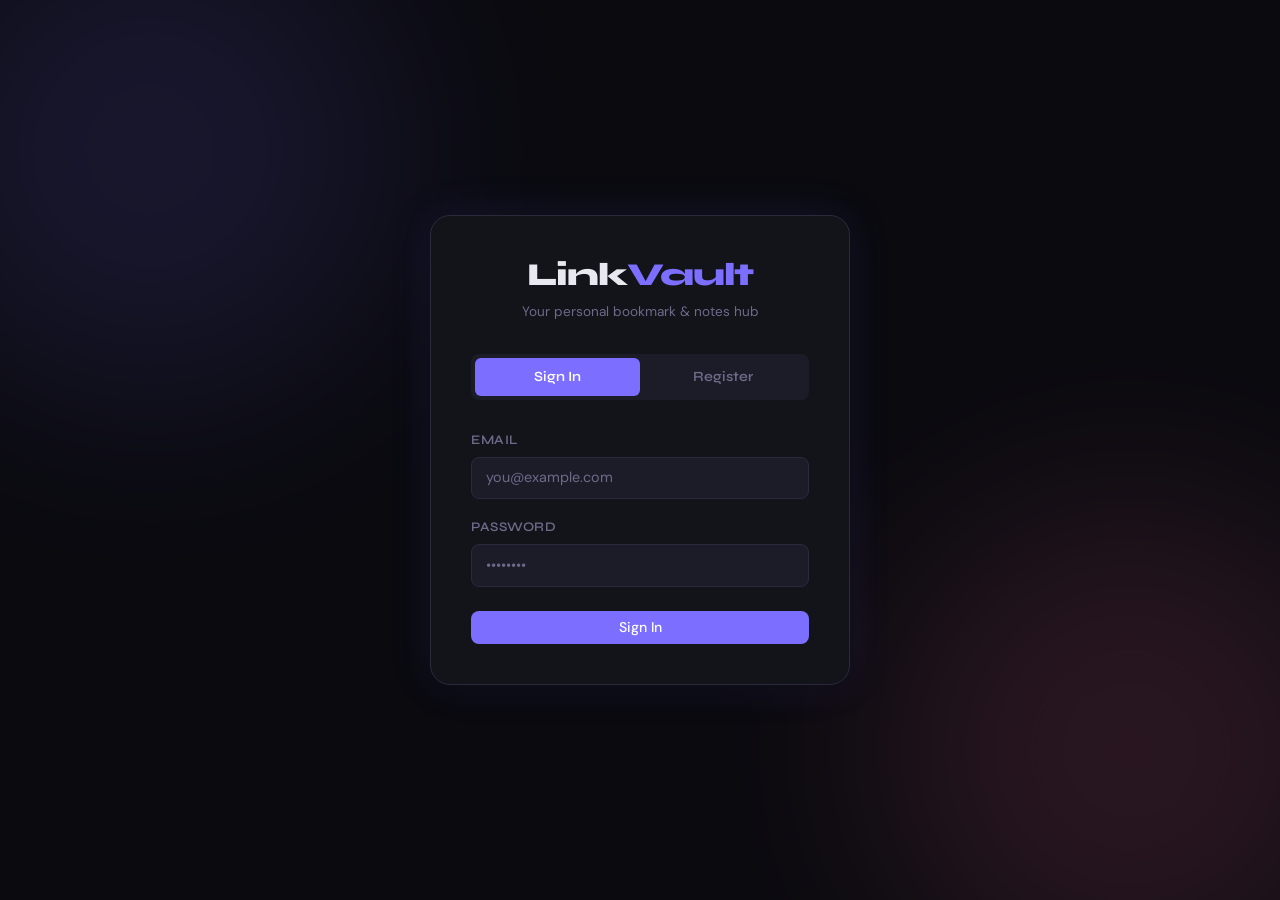
<file: index.html>
<!DOCTYPE html>
<html lang="en">
<head>
  <meta charset="UTF-8" />
  <meta name="viewport" content="width=device-width, initial-scale=1.0"/>
  <title>LinkVault — Login</title>
  <link href="https://cdn.jsdelivr.net/npm/bootstrap@5.3.2/dist/css/bootstrap.min.css" rel="stylesheet"/>
  <link rel="stylesheet" href="style.css"/>
  <style>
    .auth-form { display: none; }
    .auth-form.active { display: block; }
  </style>
</head>
<body>
<div class="auth-page">
  <div class="auth-glow auth-glow-1"></div>
  <div class="auth-glow auth-glow-2"></div>

  <div class="auth-card">
    <div class="auth-logo">
      <h1>Link<span style="color:var(--accent)">Vault</span></h1>
      <p>Your personal bookmark & notes hub</p>
    </div>

    <div id="alert-box"></div>

    <div class="auth-tabs">
      <div class="auth-tab active" id="tab-login" onclick="switchTab('login')">Sign In</div>
      <div class="auth-tab" id="tab-register" onclick="switchTab('register')">Register</div>
    </div>

    <!-- Login Form -->
    <form id="login-form" class="auth-form active" onsubmit="doLogin(event)">
      <div class="mb-3">
        <label class="form-label" for="login-email">Email</label>
        <input type="email" class="form-control" id="login-email" placeholder="you@example.com" required/>
      </div>
      <div class="mb-4">
        <label class="form-label" for="login-password">Password</label>
        <input type="password" class="form-control" id="login-password" placeholder="••••••••" required/>
      </div>
      <button type="submit" class="btn btn-primary w-100" id="login-btn">Sign In</button>
    </form>

    <!-- Register Form -->
    <form id="register-form" class="auth-form" onsubmit="doRegister(event)">
      <div class="row g-2 mb-3">
        <div class="col">
          <label class="form-label" for="reg-fname">First Name</label>
          <input type="text" class="form-control" id="reg-fname" placeholder="Ahmed" required/>
        </div>
        <div class="col">
          <label class="form-label" for="reg-lname">Last Name</label>
          <input type="text" class="form-control" id="reg-lname" placeholder="Ali" required/>
        </div>
      </div>
      <div class="mb-3">
        <label class="form-label" for="reg-email">Email</label>
        <input type="email" class="form-control" id="reg-email" placeholder="you@example.com" required/>
      </div>
      <div class="mb-4">
        <label class="form-label" for="reg-password">Password</label>
        <input type="password" class="form-control" id="reg-password" placeholder="Min 8 chars, upper + special" required/>
      </div>
      <button type="submit" class="btn btn-primary w-100" id="register-btn">Create Account</button>
    </form>
  </div>
</div>

<script src="https://cdn.jsdelivr.net/npm/bootstrap@5.3.2/dist/js/bootstrap.bundle.min.js"></script>
<script src="app.js"></script>
<script>
  redirectIfLoggedIn();

  function switchTab(tab) {
    document.querySelectorAll('.auth-tab').forEach(t => t.classList.remove('active'));
    document.querySelectorAll('.auth-form').forEach(f => f.classList.remove('active'));
    document.getElementById('tab-' + tab).classList.add('active');
    document.getElementById(tab + '-form').classList.add('active');
    document.getElementById('alert-box').innerHTML = '';
  }

  async function doLogin(e) {
    e.preventDefault();
    const btn = document.getElementById('login-btn');
    btn.disabled = true;
    btn.textContent = 'Signing in...';
    try {
      const data = await api('/Auth/Login', 'POST', {
        email: document.getElementById('login-email').value,
        password: document.getElementById('login-password').value,
      });
      localStorage.setItem('token', data.token);
      window.location.href = 'categories.html';
    } catch (err) {
      showAlert('alert-box', err.message);
    } finally {
      btn.disabled = false;
      btn.textContent = 'Sign In';
    }
  }

  async function doRegister(e) {
    e.preventDefault();
    const btn = document.getElementById('register-btn');
    btn.disabled = true;
    btn.textContent = 'Creating account...';
    try {
      const data = await api('/Auth/Register', 'POST', {
        firstName: document.getElementById('reg-fname').value,
        lastName: document.getElementById('reg-lname').value,
        email: document.getElementById('reg-email').value,
        password: document.getElementById('reg-password').value,
      });
      localStorage.setItem('token', data.token);
      window.location.href = 'categories.html';
    } catch (err) {
      showAlert('alert-box', err.message);
    } finally {
      btn.disabled = false;
      btn.textContent = 'Create Account';
    }
  }
</script>
</body>
</html>
</file>
<file: style.css>
@import url('https://fonts.googleapis.com/css2?family=Syne:wght@400;600;700;800&family=DM+Sans:ital,wght@0,300;0,400;0,500;1,300&display=swap');

:root {
  --bg: #0a0a0f;
  --surface: #13131a;
  --surface2: #1c1c28;
  --border: #2a2a3d;
  --accent: #7c6fff;
  --accent2: #ff6b9d;
  --accent3: #00d4aa;
  --text: #e8e8f0;
  --text-muted: #6b6b8a;
  --danger: #ff4d6d;
  --success: #00d4aa;
  --warning: #ffb347;
  --radius: 12px;
  --radius-sm: 8px;
  --shadow: 0 4px 24px rgba(0,0,0,0.4);
  --shadow-glow: 0 0 40px rgba(124,111,255,0.15);
}

* { margin: 0; padding: 0; box-sizing: border-box; }

body {
  background: var(--bg);
  color: var(--text);
  font-family: 'DM Sans', sans-serif;
  font-size: 15px;
  min-height: 100vh;
}

h1,h2,h3,h4,h5,h6,.brand {
  font-family: 'Syne', sans-serif;
}

/* ── Scrollbar ── */
::-webkit-scrollbar { width: 6px; }
::-webkit-scrollbar-track { background: var(--bg); }
::-webkit-scrollbar-thumb { background: var(--border); border-radius: 3px; }

/* ── Navbar ── */
.navbar {
  background: rgba(10,10,15,0.85) !important;
  backdrop-filter: blur(20px);
  border-bottom: 1px solid var(--border);
  padding: 0.75rem 1.5rem;
  position: sticky;
  top: 0;
  z-index: 100;
}

.navbar-brand {
  font-family: 'Syne', sans-serif;
  font-weight: 800;
  font-size: 1.3rem;
  color: var(--text) !important;
  letter-spacing: -0.5px;
}

.brand-dot { color: var(--accent); }

.nav-link {
  color: var(--text-muted) !important;
  font-weight: 500;
  font-size: 0.88rem;
  letter-spacing: 0.3px;
  padding: 0.4rem 0.8rem !important;
  border-radius: var(--radius-sm);
  transition: all 0.2s;
}

.nav-link:hover, .nav-link.active {
  color: var(--text) !important;
  background: var(--surface2);
}

.nav-link.active {
  color: var(--accent) !important;
}

.user-email {
  font-size: 0.8rem;
  color: var(--text-muted);
  border: 1px solid var(--border);
  border-radius: 20px;
  padding: 0.25rem 0.75rem;
  font-family: 'DM Sans', sans-serif;
}

/* ── Buttons ── */
.btn {
  font-family: 'DM Sans', sans-serif;
  font-weight: 500;
  border-radius: var(--radius-sm);
  transition: all 0.2s;
  border: none;
  font-size: 0.88rem;
}

.btn-primary {
  background: var(--accent);
  color: #fff;
}
.btn-primary:hover {
  background: #6a5ff0;
  color: #fff;
  transform: translateY(-1px);
  box-shadow: 0 4px 16px rgba(124,111,255,0.4);
}

.btn-danger {
  background: rgba(255,77,109,0.15);
  color: var(--danger);
  border: 1px solid rgba(255,77,109,0.3);
}
.btn-danger:hover {
  background: var(--danger);
  color: #fff;
}

.btn-outline-secondary {
  background: transparent;
  color: var(--text-muted);
  border: 1px solid var(--border);
}
.btn-outline-secondary:hover {
  background: var(--surface2);
  color: var(--text);
  border-color: var(--border);
}

.btn-sm { padding: 0.3rem 0.7rem; font-size: 0.8rem; }

.btn-logout {
  background: rgba(255,77,109,0.1);
  color: var(--danger);
  border: 1px solid rgba(255,77,109,0.25);
  font-size: 0.82rem;
  padding: 0.3rem 0.8rem;
  border-radius: 20px;
}
.btn-logout:hover {
  background: var(--danger);
  color: #fff;
}

/* ── Page Layout ── */
.page-wrapper {
  max-width: 1200px;
  margin: 0 auto;
  padding: 2rem 1.5rem;
}

.page-header {
  display: flex;
  align-items: center;
  justify-content: space-between;
  margin-bottom: 2rem;
}

.page-title {
  font-size: 1.6rem;
  font-weight: 800;
  letter-spacing: -0.5px;
  color: var(--text);
}

.page-title span { color: var(--accent); }

/* ── Cards ── */
.card {
  background: var(--surface);
  border: 1px solid var(--border);
  border-radius: var(--radius);
  overflow: hidden;
}

.card-header {
  background: var(--surface2);
  border-bottom: 1px solid var(--border);
  padding: 1rem 1.25rem;
  font-family: 'Syne', sans-serif;
  font-weight: 600;
  font-size: 0.9rem;
  color: var(--text);
}

/* ── Table ── */
.table-wrapper {
  background: var(--surface);
  border: 1px solid var(--border);
  border-radius: var(--radius);
  overflow: hidden;
}

table {
  width: 100%;
  border-collapse: collapse;
}

thead th {
  background: var(--surface2);
  padding: 0.85rem 1.25rem;
  font-family: 'Syne', sans-serif;
  font-size: 0.75rem;
  font-weight: 700;
  text-transform: uppercase;
  letter-spacing: 1px;
  color: var(--text-muted);
  border-bottom: 1px solid var(--border);
  white-space: nowrap;
}

tbody td {
  padding: 0.9rem 1.25rem;
  border-bottom: 1px solid rgba(42,42,61,0.5);
  color: var(--text);
  vertical-align: middle;
}

tbody tr:last-child td { border-bottom: none; }

tbody tr {
  transition: background 0.15s;
}
tbody tr:hover { background: rgba(124,111,255,0.04); }

/* ── Badges ── */
.badge {
  font-size: 0.72rem;
  font-weight: 600;
  padding: 0.3em 0.7em;
  border-radius: 20px;
  letter-spacing: 0.3px;
}

.badge-category {
  background: rgba(124,111,255,0.15);
  color: var(--accent);
  border: 1px solid rgba(124,111,255,0.3);
}

.badge-count {
  background: var(--surface2);
  color: var(--text-muted);
  border: 1px solid var(--border);
}

/* ── Toggle Buttons ── */
.btn-toggle {
  background: none;
  border: none;
  font-size: 1.1rem;
  cursor: pointer;
  transition: transform 0.2s;
  padding: 0.2rem 0.4rem;
  border-radius: 6px;
}
.btn-toggle:hover { transform: scale(1.2); background: var(--surface2); }

/* ── Forms ── */
.form-control, .form-select {
  background: var(--surface2);
  border: 1px solid var(--border);
  border-radius: var(--radius-sm);
  color: var(--text);
  font-family: 'DM Sans', sans-serif;
  font-size: 0.9rem;
  padding: 0.6rem 0.9rem;
  transition: border-color 0.2s, box-shadow 0.2s;
}

.form-control:focus, .form-select:focus {
  background: var(--surface2);
  border-color: var(--accent);
  color: var(--text);
  box-shadow: 0 0 0 3px rgba(124,111,255,0.15);
  outline: none;
}

.form-control::placeholder { color: var(--text-muted); }

.form-label {
  font-size: 0.82rem;
  font-weight: 600;
  color: var(--text-muted);
  text-transform: uppercase;
  letter-spacing: 0.5px;
  margin-bottom: 0.4rem;
  font-family: 'Syne', sans-serif;
}

.form-select option { background: var(--surface2); color: var(--text); }

/* ── Modals ── */
.modal-content {
  background: var(--surface);
  border: 1px solid var(--border);
  border-radius: var(--radius);
  color: var(--text);
}

.modal-header {
  border-bottom: 1px solid var(--border);
  padding: 1.25rem 1.5rem;
}

.modal-title {
  font-family: 'Syne', sans-serif;
  font-weight: 700;
  font-size: 1.05rem;
}

.modal-footer {
  border-top: 1px solid var(--border);
  padding: 1rem 1.5rem;
}

.btn-close {
  filter: invert(1) opacity(0.5);
}
.btn-close:hover { filter: invert(1) opacity(1); }

/* ── Alerts ── */
.alert {
  border-radius: var(--radius-sm);
  border: none;
  font-size: 0.88rem;
  padding: 0.75rem 1rem;
}

.alert-success {
  background: rgba(0,212,170,0.12);
  color: var(--success);
  border: 1px solid rgba(0,212,170,0.25);
}

.alert-danger {
  background: rgba(255,77,109,0.12);
  color: var(--danger);
  border: 1px solid rgba(255,77,109,0.25);
}

/* ── Empty State ── */
.empty-state {
  text-align: center;
  padding: 4rem 2rem;
  color: var(--text-muted);
}

.empty-state .empty-icon {
  font-size: 3rem;
  margin-bottom: 1rem;
  opacity: 0.4;
}

.empty-state h3 {
  font-family: 'Syne', sans-serif;
  font-size: 1.1rem;
  margin-bottom: 0.5rem;
  color: var(--text-muted);
}

.empty-state p {
  font-size: 0.88rem;
}

/* ── Loading ── */
.loading-row td {
  text-align: center;
  padding: 3rem;
  color: var(--text-muted);
}

.spinner {
  width: 28px;
  height: 28px;
  border: 3px solid var(--border);
  border-top-color: var(--accent);
  border-radius: 50%;
  animation: spin 0.7s linear infinite;
  margin: 0 auto 0.75rem;
}

@keyframes spin { to { transform: rotate(360deg); } }

/* ── Filter Bar ── */
.filter-bar {
  background: var(--surface);
  border: 1px solid var(--border);
  border-radius: var(--radius);
  padding: 1rem 1.25rem;
  margin-bottom: 1.25rem;
  display: flex;
  gap: 0.75rem;
  flex-wrap: wrap;
  align-items: center;
}

.filter-bar .form-control,
.filter-bar .form-select {
  flex: 1;
  min-width: 150px;
}

/* ── Link ── */
a.url-link {
  color: var(--accent);
  text-decoration: none;
  font-size: 0.88rem;
  max-width: 200px;
  display: inline-block;
  overflow: hidden;
  text-overflow: ellipsis;
  white-space: nowrap;
}
a.url-link:hover { color: var(--accent2); text-decoration: underline; }

/* ── Login Page ── */
.auth-page {
  min-height: 100vh;
  display: flex;
  align-items: center;
  justify-content: center;
  background: var(--bg);
  position: relative;
  overflow: hidden;
}

.auth-glow {
  position: absolute;
  width: 500px;
  height: 500px;
  border-radius: 50%;
  filter: blur(100px);
  opacity: 0.12;
  pointer-events: none;
}

.auth-glow-1 {
  background: var(--accent);
  top: -100px;
  left: -100px;
}

.auth-glow-2 {
  background: var(--accent2);
  bottom: -100px;
  right: -100px;
}

.auth-card {
  background: var(--surface);
  border: 1px solid var(--border);
  border-radius: 20px;
  padding: 2.5rem;
  width: 100%;
  max-width: 420px;
  position: relative;
  z-index: 1;
  box-shadow: var(--shadow), var(--shadow-glow);
}

.auth-logo {
  text-align: center;
  margin-bottom: 2rem;
}

.auth-logo h1 {
  font-size: 2rem;
  font-weight: 800;
  letter-spacing: -1px;
}

.auth-logo p {
  color: var(--text-muted);
  font-size: 0.85rem;
  margin-top: 0.25rem;
}

.auth-tabs {
  display: flex;
  background: var(--surface2);
  border-radius: var(--radius-sm);
  padding: 4px;
  margin-bottom: 1.75rem;
}

.auth-tab {
  flex: 1;
  text-align: center;
  padding: 0.5rem;
  border-radius: 6px;
  cursor: pointer;
  font-family: 'Syne', sans-serif;
  font-weight: 600;
  font-size: 0.88rem;
  color: var(--text-muted);
  transition: all 0.2s;
}

.auth-tab.active {
  background: var(--accent);
  color: #fff;
}

/* ── Detail Page ── */
.detail-card {
  background: var(--surface);
  border: 1px solid var(--border);
  border-radius: var(--radius);
  padding: 1.5rem;
  margin-bottom: 1.5rem;
}

.detail-label {
  font-size: 0.75rem;
  font-family: 'Syne', sans-serif;
  font-weight: 700;
  text-transform: uppercase;
  letter-spacing: 1px;
  color: var(--text-muted);
  margin-bottom: 0.25rem;
}

.detail-value {
  font-size: 0.95rem;
  color: var(--text);
}

.status-pill {
  display: inline-flex;
  align-items: center;
  gap: 0.4rem;
  font-size: 0.8rem;
  padding: 0.3rem 0.8rem;
  border-radius: 20px;
  font-weight: 500;
}

.status-yes {
  background: rgba(0,212,170,0.12);
  color: var(--accent3);
  border: 1px solid rgba(0,212,170,0.25);
}

.status-no {
  background: var(--surface2);
  color: var(--text-muted);
  border: 1px solid var(--border);
}

/* ── Notes ── */
.note-card {
  background: var(--surface2);
  border: 1px solid var(--border);
  border-radius: var(--radius-sm);
  padding: 1rem 1.25rem;
  margin-bottom: 0.75rem;
  display: flex;
  justify-content: space-between;
  align-items: flex-start;
  transition: border-color 0.2s;
}

.note-card:hover { border-color: var(--accent); }

.note-content { flex: 1; }
.note-text { font-size: 0.9rem; line-height: 1.6; }

/* ── Responsive ── */
@media (max-width: 768px) {
  .page-header { flex-direction: column; gap: 1rem; align-items: flex-start; }
  .filter-bar { flex-direction: column; }
  .page-wrapper { padding: 1rem; }
  thead { display: none; }
  tbody td { display: block; padding: 0.5rem 1rem; border: none; }
  tbody td:first-child { padding-top: 1rem; }
  tbody td:last-child { padding-bottom: 1rem; border-bottom: 1px solid var(--border); }
  tbody td::before {
    content: attr(data-label);
    font-size: 0.72rem;
    font-weight: 700;
    text-transform: uppercase;
    letter-spacing: 0.5px;
    color: var(--text-muted);
    display: block;
    margin-bottom: 0.2rem;
  }
}
</file>
